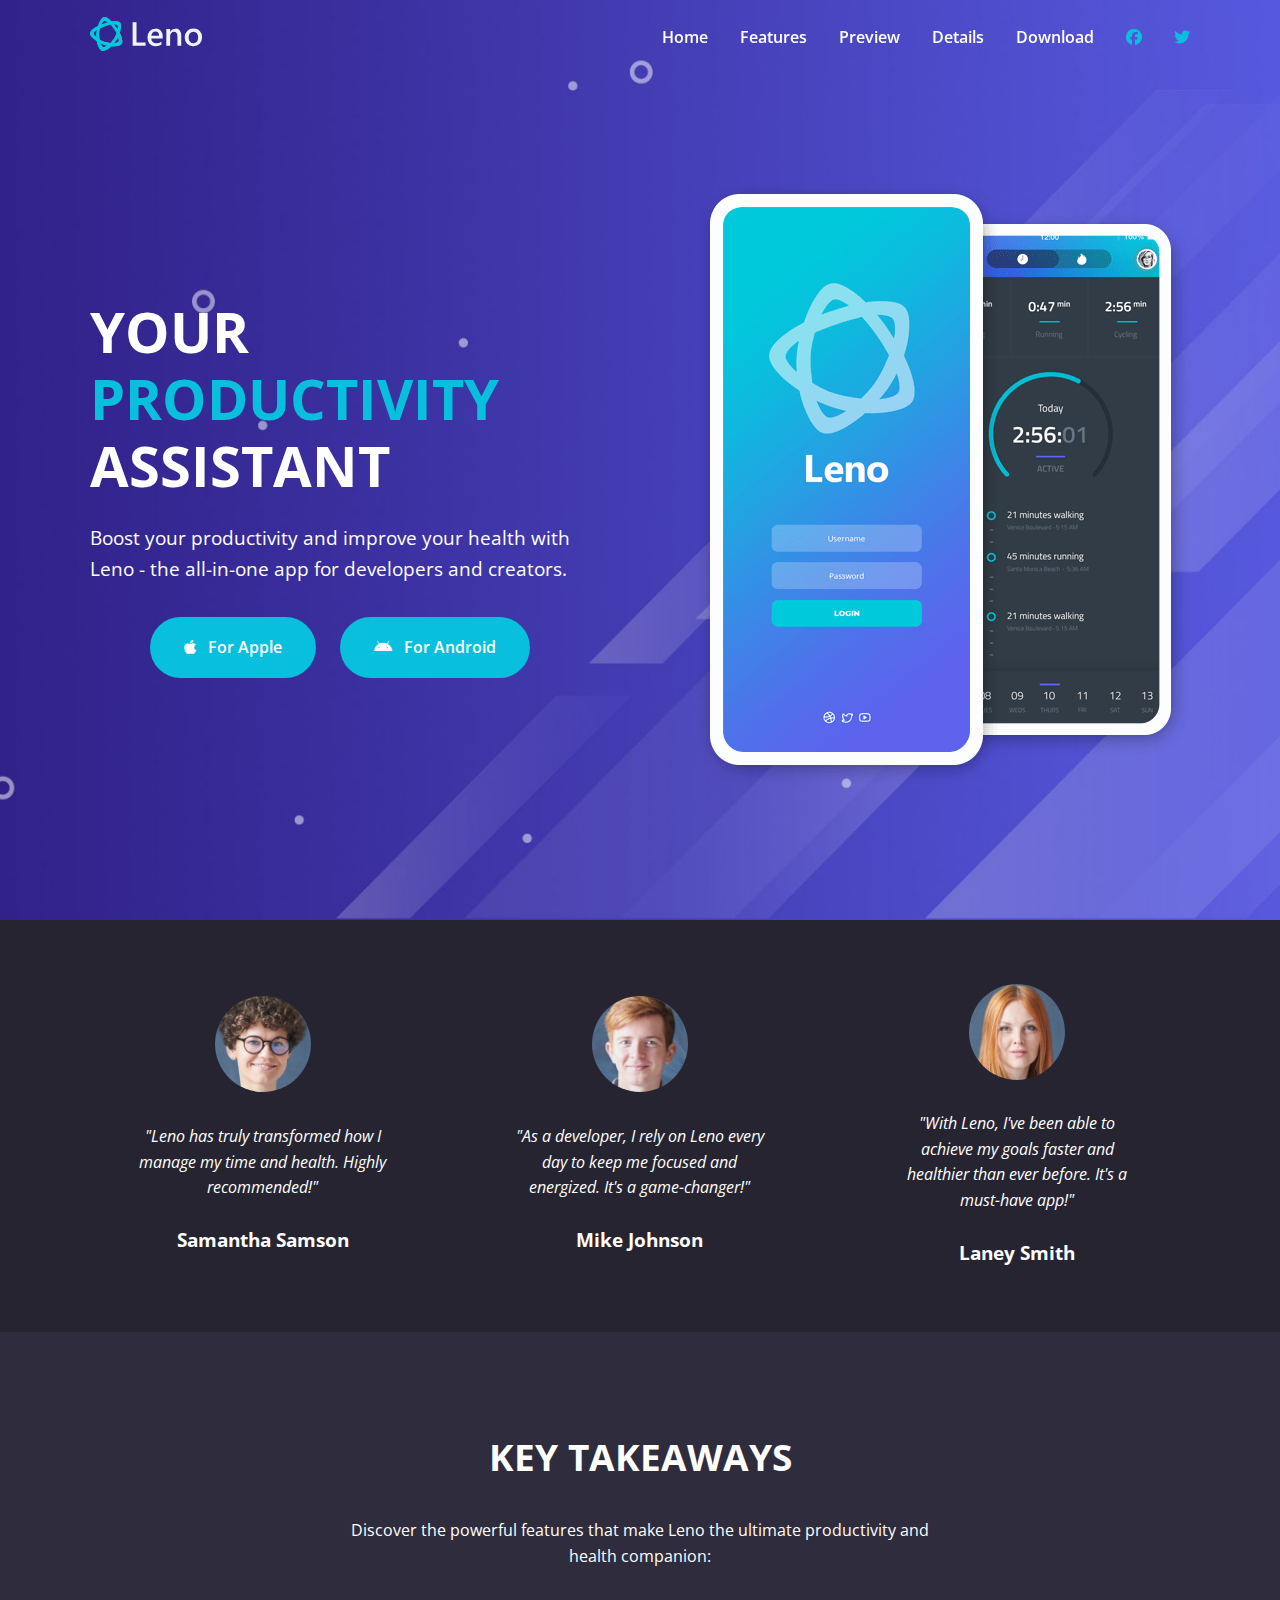
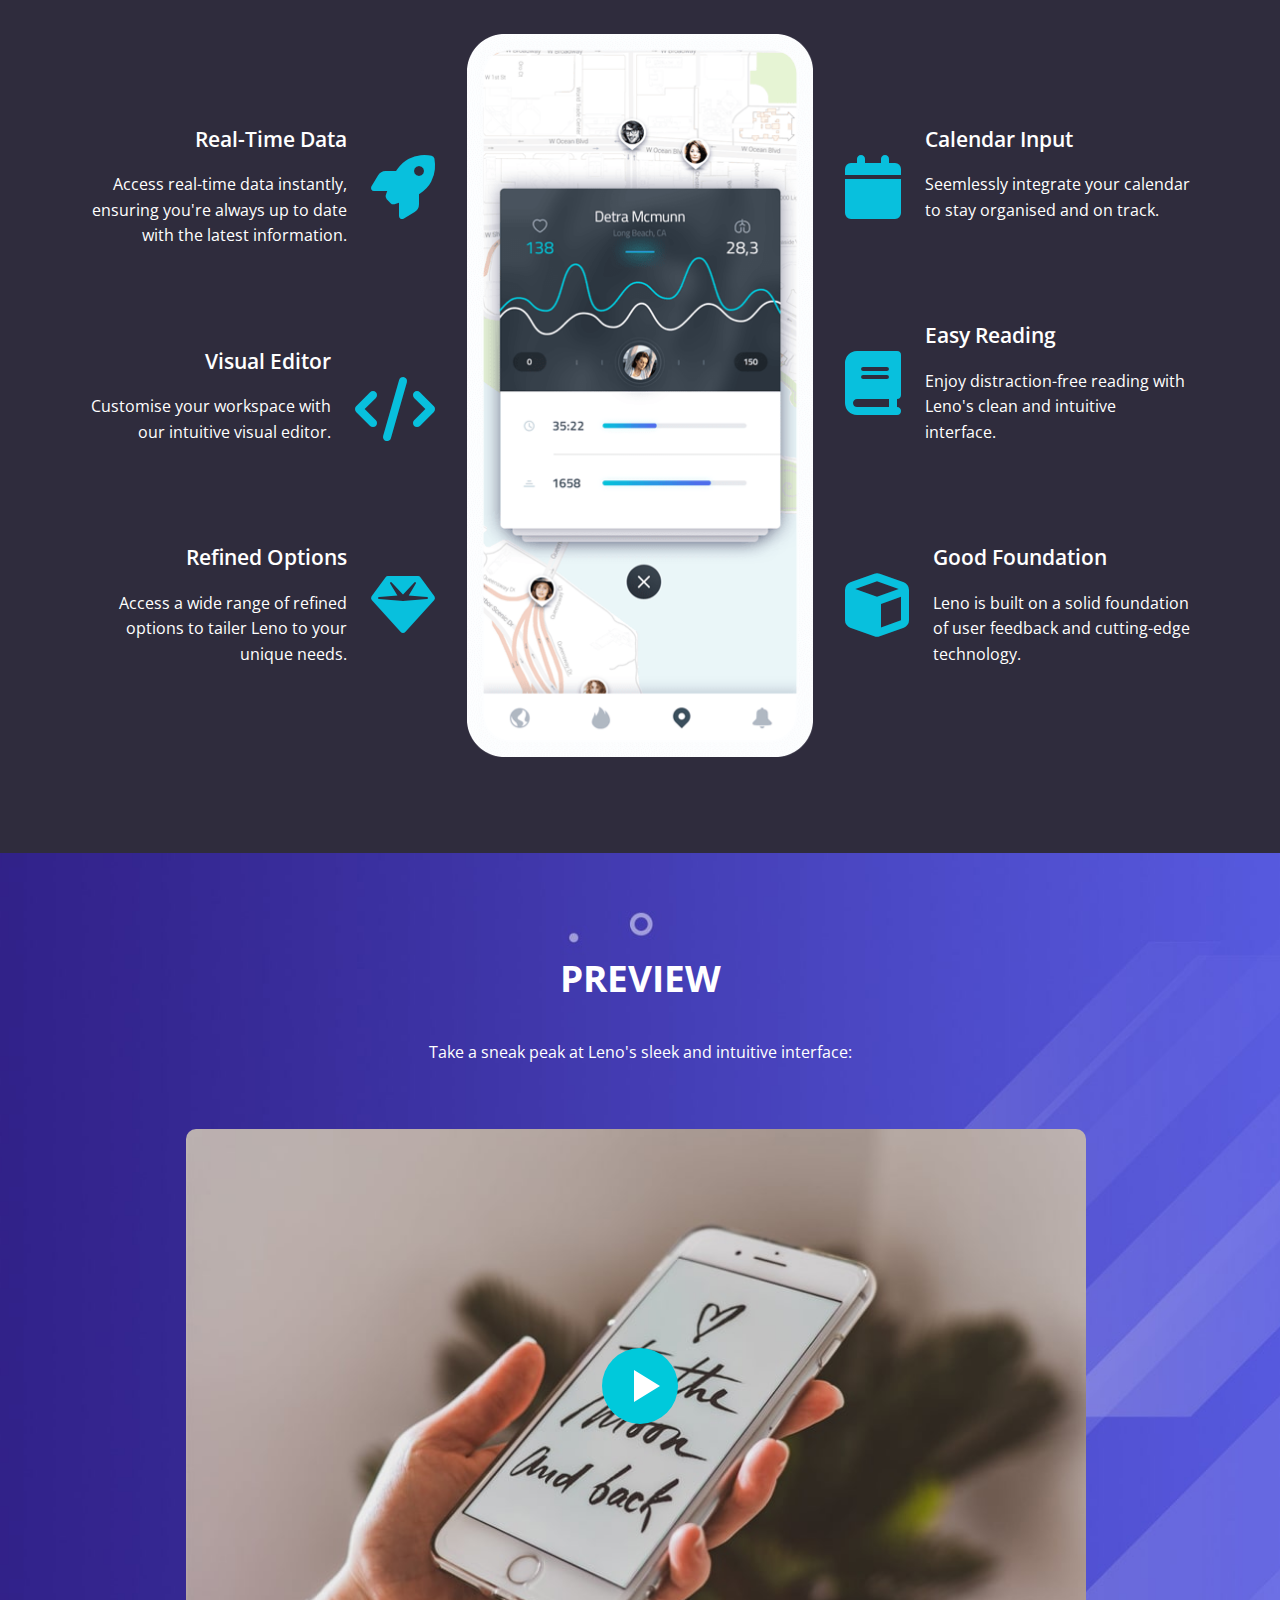
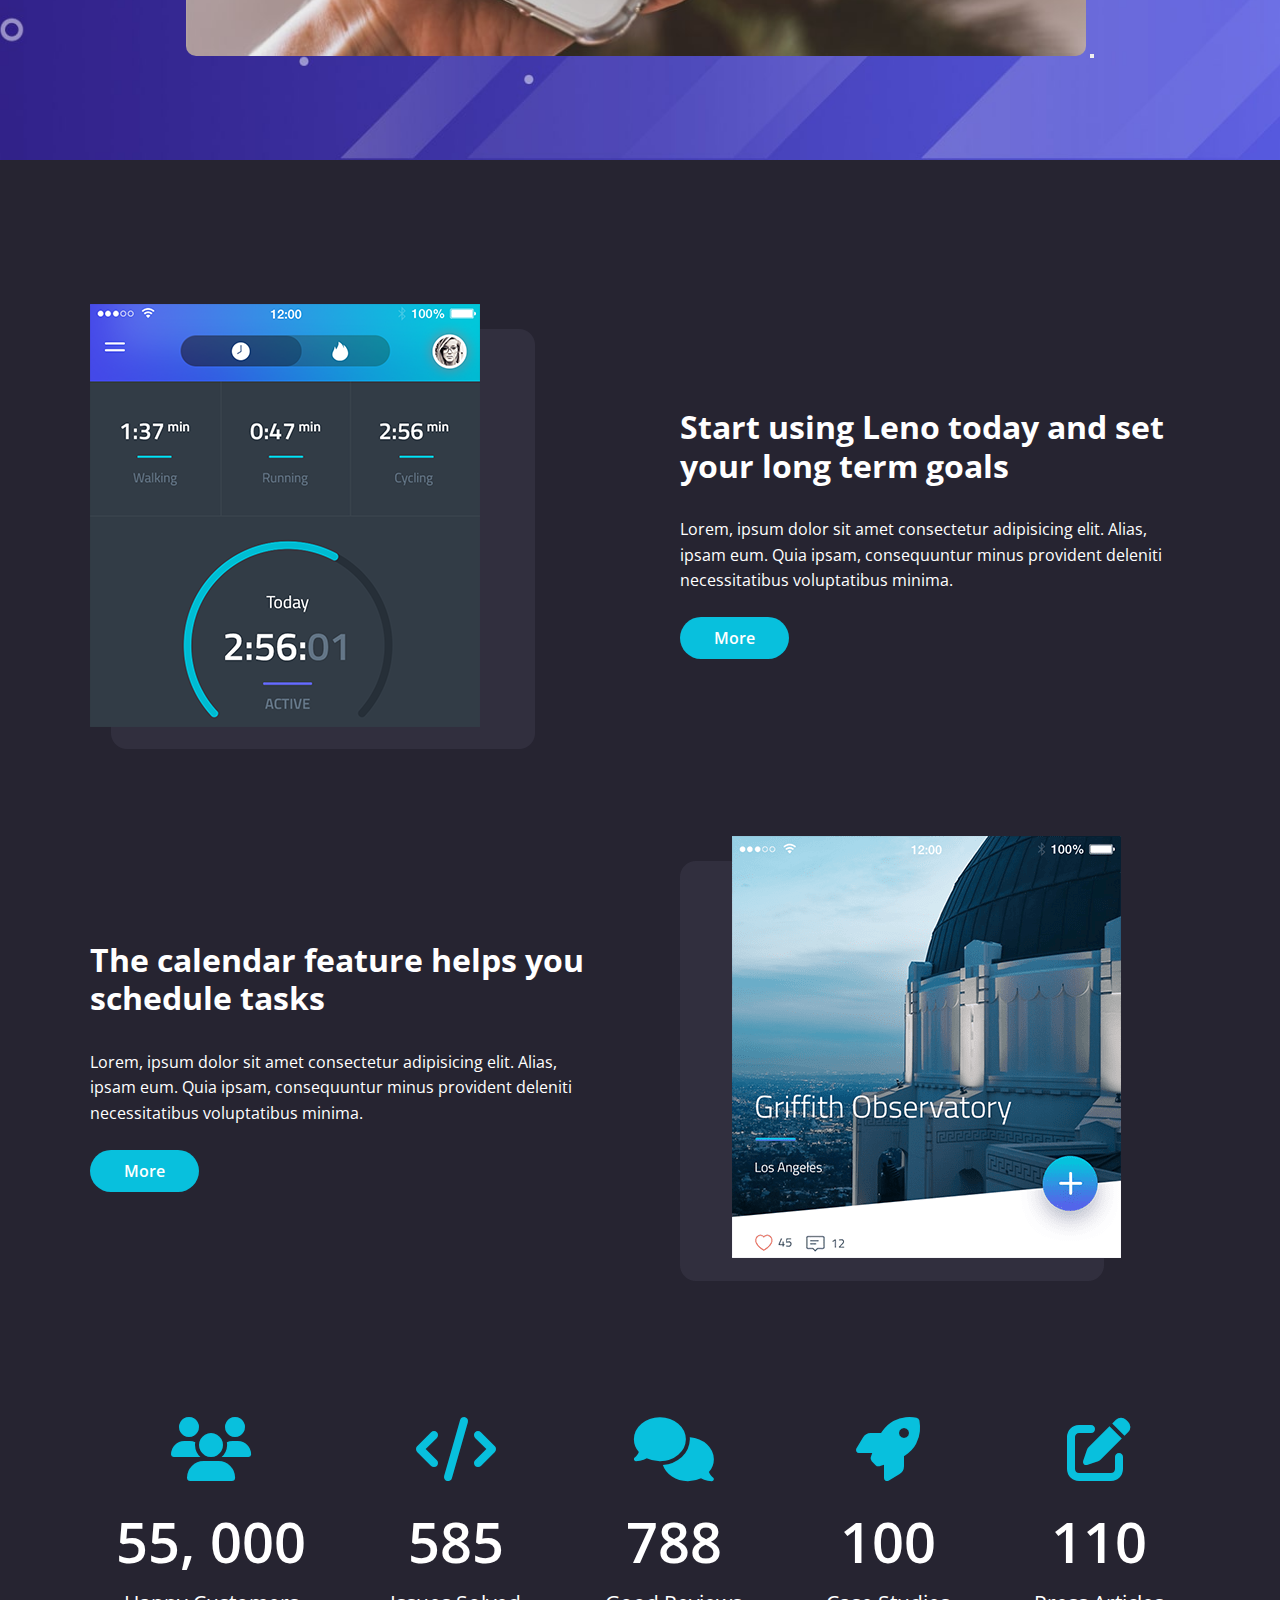
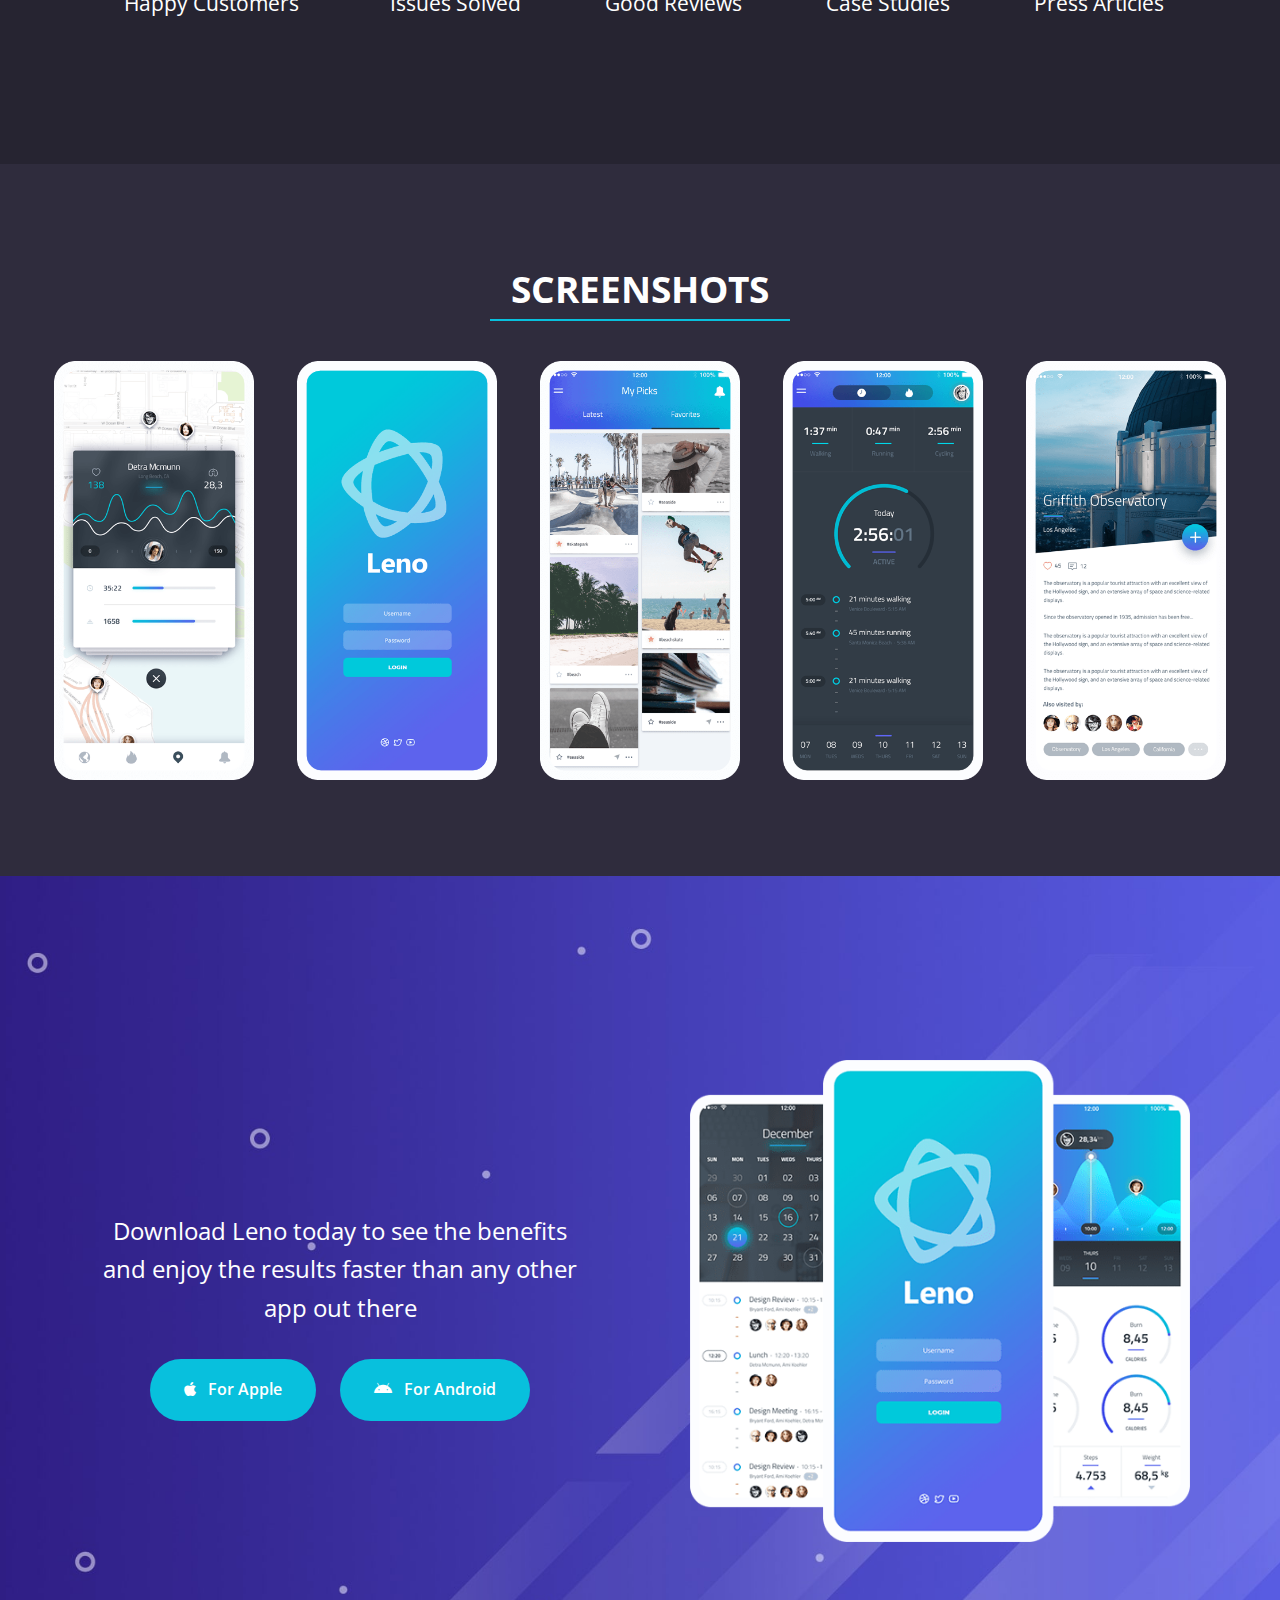
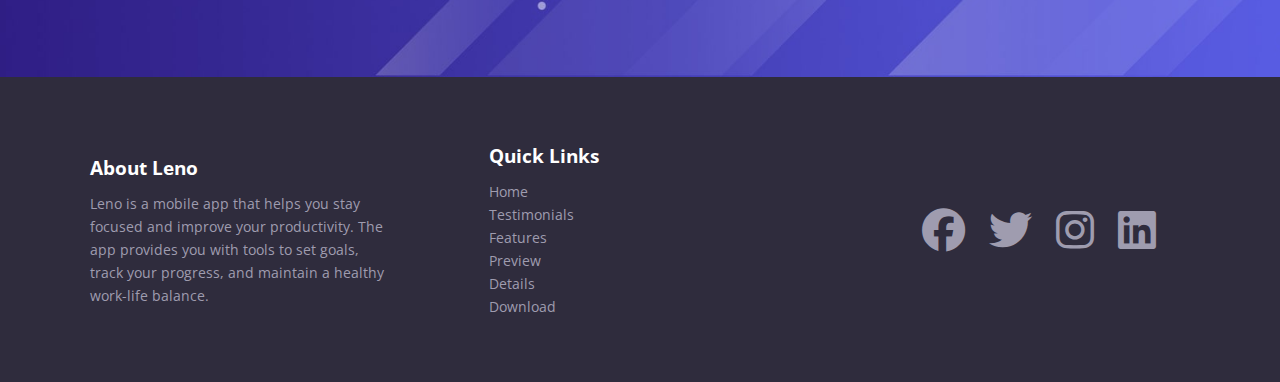
<file: index.html>
<!DOCTYPE html>
<html lang="en">
  <head>
    <meta charset="UTF-8" />
    <meta name="viewport" content="width=device-width, initial-scale=1.0" />
    <link rel="preconnect" href="https://fonts.googleapis.com" />
    <link rel="preconnect" href="https://fonts.gstatic.com" crossorigin />
    <link
      href="https://fonts.googleapis.com/css2?family=Open+Sans:ital,wght@0,300..800;1,300..800&display=swap"
      rel="stylesheet"
    />
    <link
      rel="stylesheet"
      href="https://cdnjs.cloudflare.com/ajax/libs/font-awesome/6.7.2/css/all.min.css"
      integrity="sha512-Evv84Mr4kqVGRNSgIGL/F/aIDqQb7xQ2vcrdIwxfjThSH8CSR7PBEakCr51Ck+w+/U6swU2Im1vVX0SVk9ABhg=="
      crossorigin="anonymous"
      referrerpolicy="no-referrer"
    />
    <link rel="shortcut icon" href="./images/favicon.png" type="image/x-icon" />
    <link rel="stylesheet" href="./css/styles.css" />
    <title>Leno App | Health & Productivity</title>
  </head>
  <body>
    <navbar class="navbar">
      <div class="navbar__container container">
        <div class="navbar__logo">
          <img src="./images/logo.svg" alt="Leno" />
        </div>
        <div class="navbar__menu">
          <ul class="navbar__menu-list">
            <li class="navbar__menu-item">
              <a href="index.html" class="navbar__menu-link">Home</a>
            </li>
            <li class="navbar__menu-item">
              <a href="index.html#features" class="navbar__menu-link"
                >Features</a
              >
            </li>
            <li class="navbar__menu-item">
              <a href="index.html#preview" class="navbar__menu-link">Preview</a>
            </li>
            <li class="navbar__menu-item">
              <a href="index.html#details" class="navbar__menu-link">Details</a>
            </li>
            <li class="navbar__menu-item">
              <a href="index.html#download" class="navbar__menu-link"
                >Download</a
              >
            </li>
            <li class="navbar__menu-item">
              <a href="#" class="navbar__menu-link--primary"
                ><i class="fa-brands fa-facebook"></i
              ></a>
            </li>
            <li class="navbar__menu-item">
              <a href="#" class="navbar__menu-link--primary"
                ><i class="fa-brands fa-twitter"></i
              ></a>
            </li>
          </ul>
        </div>
        <!-- Mobile Menu & Hamburger Icon -->
        <div class="navbar__mobile-menu">
          <div class="navbar__mobile-menu-toggle">
            <i class="fas fa-bars fa-2x"></i>
          </div>
          <!-- Mobile Menu Items -->
          <div class="navbar__mobile-menu-items">
            <ul class="navbar__mobile-menu-list">
              <li class="navbar__mobile-menu-item">
                <a href="index.html" class="navbar__mobile-menu-link">Home</a>
              </li>
              <li class="navbar__mobile-menu-item">
                <a href="index.html#features" class="navbar__mobile-menu-link"
                  >Features</a
                >
              </li>
              <li class="navbar__mobile-menu-item">
                <a href="index.html#preview" class="navbar__mobile-menu-link"
                  >Preview</a
                >
              </li>
              <li class="navbar__mobile-menu-item">
                <a href="index.html#details" class="navbar__mobile-menu-link"
                  >Details</a
                >
              </li>
              <li class="navbar__mobile-menu-item">
                <a href="index.html#download" class="navbar__mobile-menu-link"
                  >Download</a
                >
              </li>
              <li class="navbar__mobile-menu-item">
                <a href="#" class="navbar__mobile-menu-link--primary"
                  ><i class="fa-brands fa-facebook"></i
                ></a>
              </li>
              <li class="navbar__mobile-menu-item">
                <a href="#" class="navbar__mobile-menu-link--primary"
                  ><i class="fa-brands fa-twitter"></i
                ></a>
              </li>
            </ul>
          </div>
        </div>
      </div>
    </navbar>

    <!-- Hero -->
    <header class="hero">
      <div class="hero__container container">
        <div class="hero__content">
          <h1 class="hero__title">
            Your
            <span class="hero__title--primary">productivity</span> assistant
          </h1>
          <p class="hero__description">
            Boost your productivity and improve your health with Leno - the
            all-in-one app for developers and creators.
          </p>
          <div class="hero__buttons">
            <a href="#download" class="hero__button btn"
              ><i class="fa-brands fa-apple"></i> For Apple</a
            >
            <a href="#download" class="hero__button btn"
              ><i class="fa-brands fa-android"></i> For Android</a
            >
          </div>
        </div>
        <div class="hero__image">
          <img src="./images/header-smartphones.png" alt="Leno App" />
        </div>
      </div>
    </header>

    <!-- Testimonials -->

    <section class="testimonials" id="testimonials">
      <div class="testimonials__container container">
        <div class="testimonials__card">
          <div class="testimonials__image">
            <img src="./images/testimonial-1.jpg" alt="Testimonial 1" />
          </div>
          <div class="testimonials__card-content">
            <p class="testimonials__card-text">
              "Leno has truly transformed how I manage my time and health.
              Highly recommended!"
            </p>
            <h3 class="testimonials__card-title">Samantha Samson</h3>
          </div>
        </div>
        <div class="testimonials__card">
          <div class="testimonials__image">
            <img src="./images/testimonial-2.jpg" alt="Testimonial 2" />
          </div>
          <div class="testimonials__card-content">
            <p class="testimonials__card-text">
              "As a developer, I rely on Leno every day to keep me focused and
              energized. It's a game-changer!"
            </p>
            <h3 class="testimonials__card-title">Mike Johnson</h3>
          </div>
        </div>
        <div class="testimonials__card">
          <div class="testimonials__image">
            <img src="./images/testimonial-3.jpg" alt="Testimonial 3" />
          </div>
          <div class="testimonials__card-content">
            <p class="testimonials__card-text">
              "With Leno, I've been able to achieve my goals faster and
              healthier than ever before. It's a must-have app!"
            </p>
            <h3 class="testimonials__card-title">Laney Smith</h3>
          </div>
        </div>
      </div>
    </section>

    <!-- Features -->
    <section class="features" id="features">
      <div class="features__container container">
        <div class="features__content">
          <h2 class="features__title">Key Takeaways</h2>
          <p class="features__description">
            Discover the powerful features that make Leno the ultimate
            productivity and health companion:
          </p>
          <div class="features__grid">
            <!-- Grid Column 1 -->
            <div class="features__grid-column features__grid-column-left">
              <!-- Grid Item 1 -->
              <div class="features__grid-item">
                <div class="features__grid-item-text">
                  <h4 class="features__grid-item-text-title">Real-Time Data</h4>
                  <p class="features__grid-item-text-description">
                    Access real-time data instantly, ensuring you're always up
                    to date with the latest information.
                  </p>
                </div>
                <div class="features__grid-item-icon">
                  <i class="fas fa-rocket fa-4x"></i>
                </div>
              </div>
              <!-- Grid Item 2 -->
              <div class="features__grid-item">
                <div class="features__grid-item-text">
                  <h4 class="features__grid-item-text-title">Visual Editor</h4>
                  <p class="features__grid-item-text-description">
                    Customise your workspace with our intuitive visual editor.
                  </p>
                </div>
                <div class="features__grid-item-icon">
                  <i class="fas fa-code fa-4x"></i>
                </div>
              </div>
              <!-- Grid Item 3 -->
              <div class="features__grid-item">
                <div class="features__grid-item-text">
                  <h4 class="features__grid-item-text-title">
                    Refined Options
                  </h4>
                  <p class="features__grid-item-text-description">
                    Access a wide range of refined options to tailer Leno to
                    your unique needs.
                  </p>
                </div>
                <div class="features__grid-item-icon">
                  <i class="fas fa-gem fa-4x"></i>
                </div>
              </div>
            </div>
            <!-- Grid Column 2 -->
            <div class="features__grid-column features__grid-column-center">
              <img src="./images/features-smartphone-1.png" alt="" />
            </div>
            <!-- Grid Column 3 -->
            <div class="features__grid-column features__grid-column-right">
              <!-- Grid Item 1 -->
              <div class="features__grid-item">
                <div class="features__grid-item-text">
                  <h4 class="features__grid-item-text-title">Calendar Input</h4>
                  <p class="features__grid-item-text-description">
                    Seemlessly integrate your calendar to stay organised and on
                    track.
                  </p>
                </div>
                <div class="features__grid-item-icon">
                  <i class="fas fa-calendar fa-4x"></i>
                </div>
              </div>
              <!-- Grid Item 2 -->
              <div class="features__grid-item">
                <div class="features__grid-item-text">
                  <h4 class="features__grid-item-text-title">Easy Reading</h4>
                  <p class="features__grid-item-text-description">
                    Enjoy distraction-free reading with Leno's clean and
                    intuitive interface.
                  </p>
                </div>
                <div class="features__grid-item-icon">
                  <i class="fas fa-book fa-4x"></i>
                </div>
              </div>
              <!-- Grid Item 3 -->
              <div class="features__grid-item">
                <div class="features__grid-item-text">
                  <h4 class="features__grid-item-text-title">
                    Good Foundation
                  </h4>
                  <p class="features__grid-item-text-description">
                    Leno is built on a solid foundation of user feedback and
                    cutting-edge technology.
                  </p>
                </div>
                <div class="features__grid-item-icon">
                  <i class="fas fa-cube fa-4x"></i>
                </div>
              </div>
            </div>
          </div>
        </div>
      </div>
    </section>

    <!-- Modal -->
    <div class="modal" id="videoModal">
      <div class="modal__content">
        <span class="modal__close-button">&times;</span>
        <iframe
          src=""
          frameborder="0"
          id="videoPlayer"
          width="560"
          height="315"
          allowfullscreen
        ></iframe>
      </div>
    </div>

    <!-- Preview -->
    <section class="preview" id="preview">
      <div class="preview__container container">
        <div class="preview__content">
          <h2 class="preview__title">Preview</h2>
          <p class="preview__description">
            Take a sneak peak at Leno's sleek and intuitive interface:
          </p>
          <div class="preview__image-container">
            <div class="preview__video-wrapper">
              <img src="./images/video-frame.jpg" alt="preview" />
              <button class="preview__video-button">
                <span class="preview__video-play-button">
                  <span></span>
                </span>
              </button>
            </div>
          </div>
        </div>
      </div>
    </section>

    <!-- Details -->
    <section class="details" id="details">
      <div class="details__container container">
        <div class="details__grid">
          <!-- Grid Item 1 -->
          <div class="details__grid-image">
            <img src="./images/details-1.png" alt="Leno App" />
          </div>
          <!-- Grid Item 2 -->
          <div class="details__grid-content">
            <h3 class="details__grid-heading">
              Start using Leno today and set your long term goals
            </h3>
            <p class="details__grid-description">
              Lorem, ipsum dolor sit amet consectetur adipisicing elit. Alias,
              ipsam eum. Quia ipsam, consequuntur minus provident deleniti
              necessitatibus voluptatibus minima.
            </p>
            <a href="details.html" class="details__grid-button btn">More</a>
          </div>
          <!-- Grid Item 3 -->
          <div class="details__grid-content">
            <h3 class="details__grid-heading">
              The calendar feature helps you schedule tasks
            </h3>
            <p class="details__grid-description">
              Lorem, ipsum dolor sit amet consectetur adipisicing elit. Alias,
              ipsam eum. Quia ipsam, consequuntur minus provident deleniti
              necessitatibus voluptatibus minima.
            </p>
            <a href="details.html" class="details__grid-button btn">More</a>
          </div>
          <!-- Grid Item 4 -->

          <div class="details__grid-image">
            <img src="./images/details-2.png" alt="Leno App" />
          </div>
        </div>
        <!-- Icons -->
        <div class="details__icons">
          <div class="details__icons-item">
            <i class="fas fa-users fa-4x"></i>
            <div class="details__icons-amount">55, 000</div>
            <h4 class="details__icons-title">Happy Customers</h4>
          </div>
          <div class="details__icons-item">
            <i class="fas fa-code fa-4x"></i>
            <div class="details__icons-amount">585</div>
            <h4 class="details__icons-title">Issues Solved</h4>
          </div>
          <div class="details__icons-item">
            <i class="fas fa-comments fa-4x"></i>
            <div class="details__icons-amount">788</div>
            <h4 class="details__icons-title">Good Reviews</h4>
          </div>
          <div class="details__icons-item">
            <i class="fas fa-rocket fa-4x"></i>
            <div class="details__icons-amount">100</div>
            <h4 class="details__icons-title">Case Studies</h4>
          </div>
          <div class="details__icons-item">
            <i class="fas fa-edit fa-4x"></i>
            <div class="details__icons-amount">110</div>
            <h4 class="details__icons-title">Press Articles</h4>
          </div>
        </div>
      </div>
    </section>

    <!-- Screenshots -->
    <section class="screenshots" id="screenshots">
      <div class="screenshots__container container">
        <div class="screenshots__content">
          <h2 class="screenshots__title">Screenshots</h2>
          <div class="screenshots__images">
            <img src="./images/screenshot-1.png" alt="Screenshot" />
            <img src="./images/screenshot-2.png" alt="Screenshot" />
            <img src="./images/screenshot-3.png" alt="Screenshot" />
            <img src="./images/screenshot-4.png" alt="Screenshot" />
            <img src="./images/screenshot-5.png" alt="Screenshot" />
          </div>
        </div>
      </div>
    </section>

    <!-- Download -->
    <section class="download" id="download">
      <div class="download__container container">
        <div class="download__content">
          <p class="download__description">
            Download Leno today to see the benefits and enjoy the results faster
            than any other app out there
          </p>
          <div class="download__buttons">
            <a href="details.html" class="download__button btn">
              <i class="fa-brands fa-apple"></i> For Apple
            </a>
            <a href="details.html" class="download__button btn">
              <i class="fa-brands fa-android"></i> For Android
            </a>
          </div>
        </div>
        <div class="download__image">
          <img src="./images/download.png" alt="Download" />
        </div>
      </div>
    </section>

    <!-- Footer -->
    <footer class="footer">
      <div class="footer__container container">
        <div class="footer__about">
          <h4 class="footer__title">About Leno</h4>
          <p class="footer__description">
            Leno is a mobile app that helps you stay focused and improve your
            productivity. The app provides you with tools to set goals, track
            your progress, and maintain a healthy work-life balance.
          </p>
        </div>
        <div class="footer__links">
          <h4 class="footer__title">Quick Links</h4>
          <ul class="footer__links-list">
            <li class="footer__links-item">
              <a href="index.html" class="footer__links-link">Home</a>
            </li>
            <li class="footer__links-item">
              <a href="index.html#testimonials" class="footer__links-link"
                >Testimonials</a
              >
            </li>
            <li class="footer__links-item">
              <a href="index.html#features" class="footer__links-link"
                >Features</a
              >
            </li>
            <li class="footer__links-item">
              <a href="index.html#preview" class="footer__links-link"
                >Preview</a
              >
            </li>
            <li class="footer__links-item">
              <a href="index.html#details" class="footer__links-link"
                >Details</a
              >
            </li>
            <li class="footer__links-item">
              <a href="index.html#download" class="footer__links-link"
                >Download</a
              >
            </li>
          </ul>
        </div>

        <div class="footer__social">
          <a href="#" class="footer__social-link">
            <i class="fa-brands fa-facebook fa-3x"></i>
          </a>
          <a href="#" class="footer__social-link">
            <i class="fa-brands fa-twitter fa-3x"></i>
          </a>
          <a href="#" class="footer__social-link">
            <i class="fa-brands fa-instagram fa-3x"></i>
          </a>
          <a href="#" class="footer__social-link">
            <i class="fa-brands fa-linkedin fa-3x"></i>
          </a>
        </div>
      </div>
    </footer>

    <script src="./js/script.js"></script>
  </body>
</html>
</file>
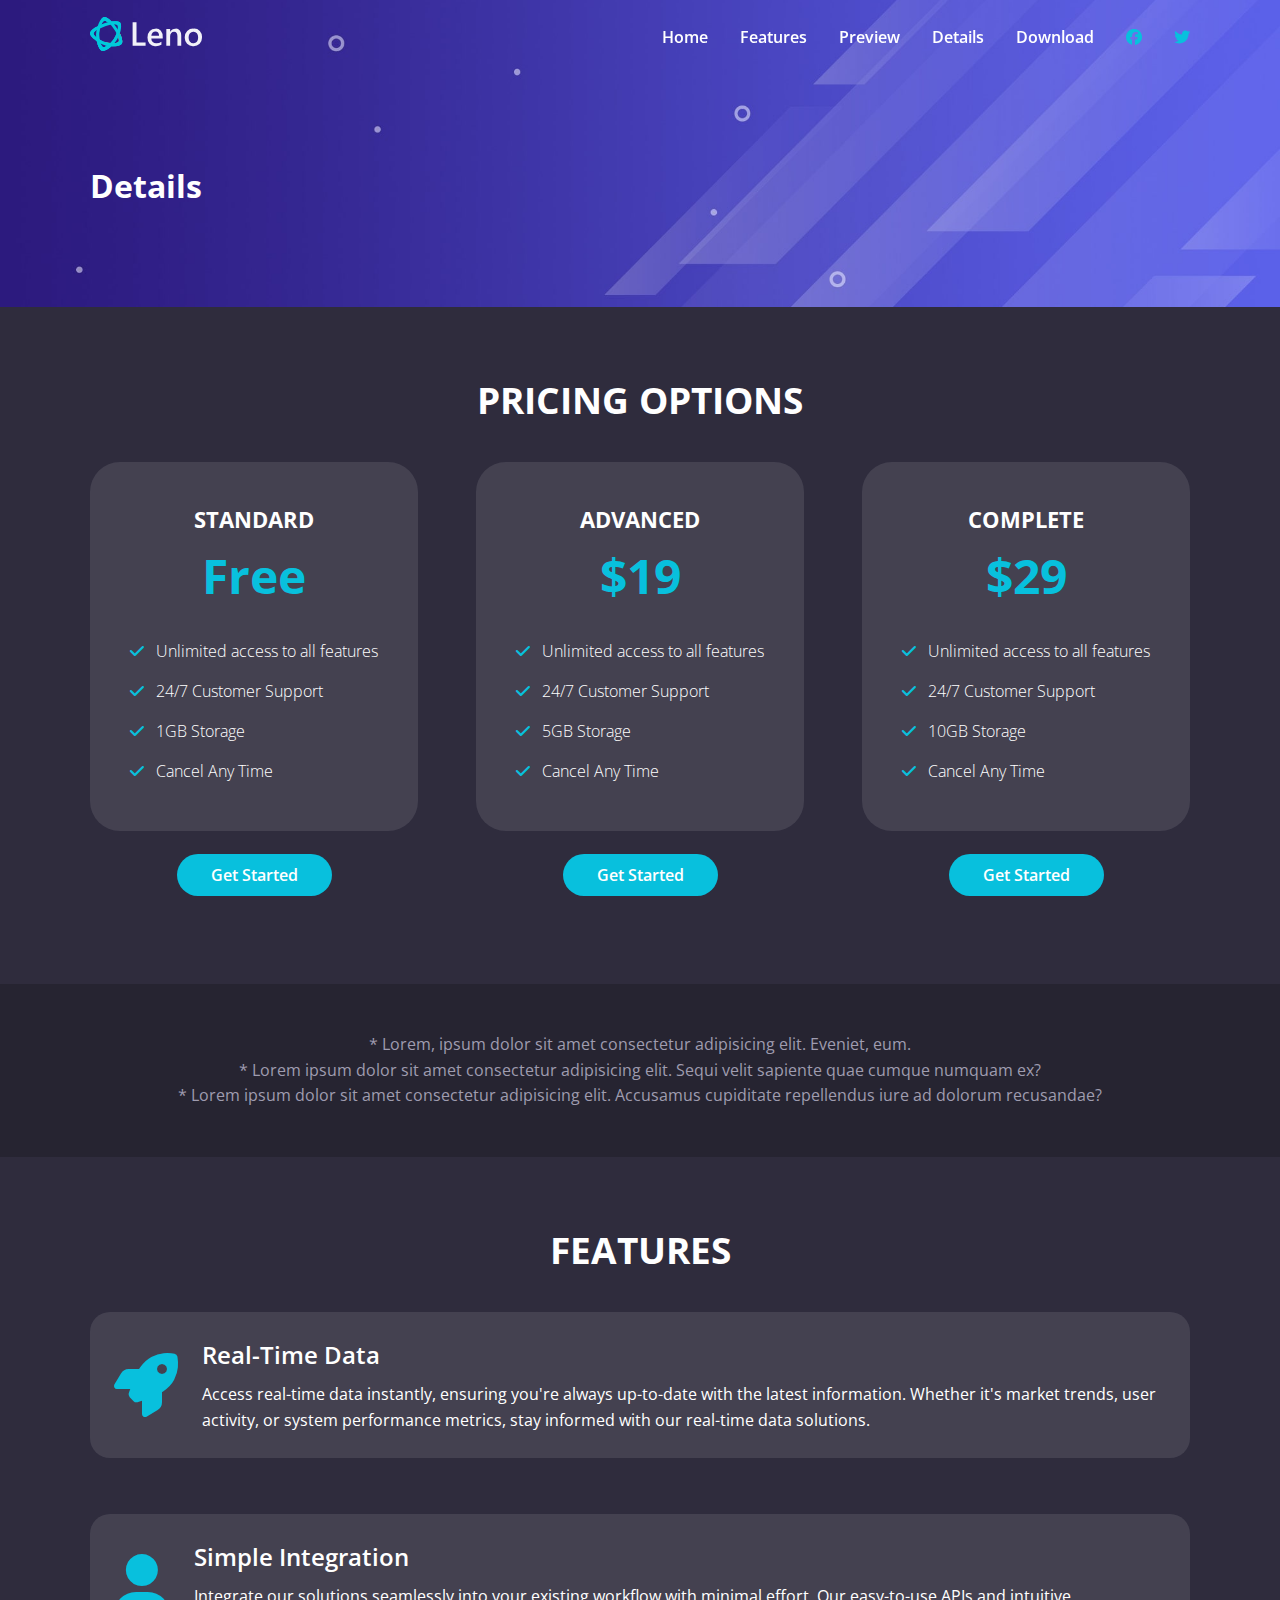
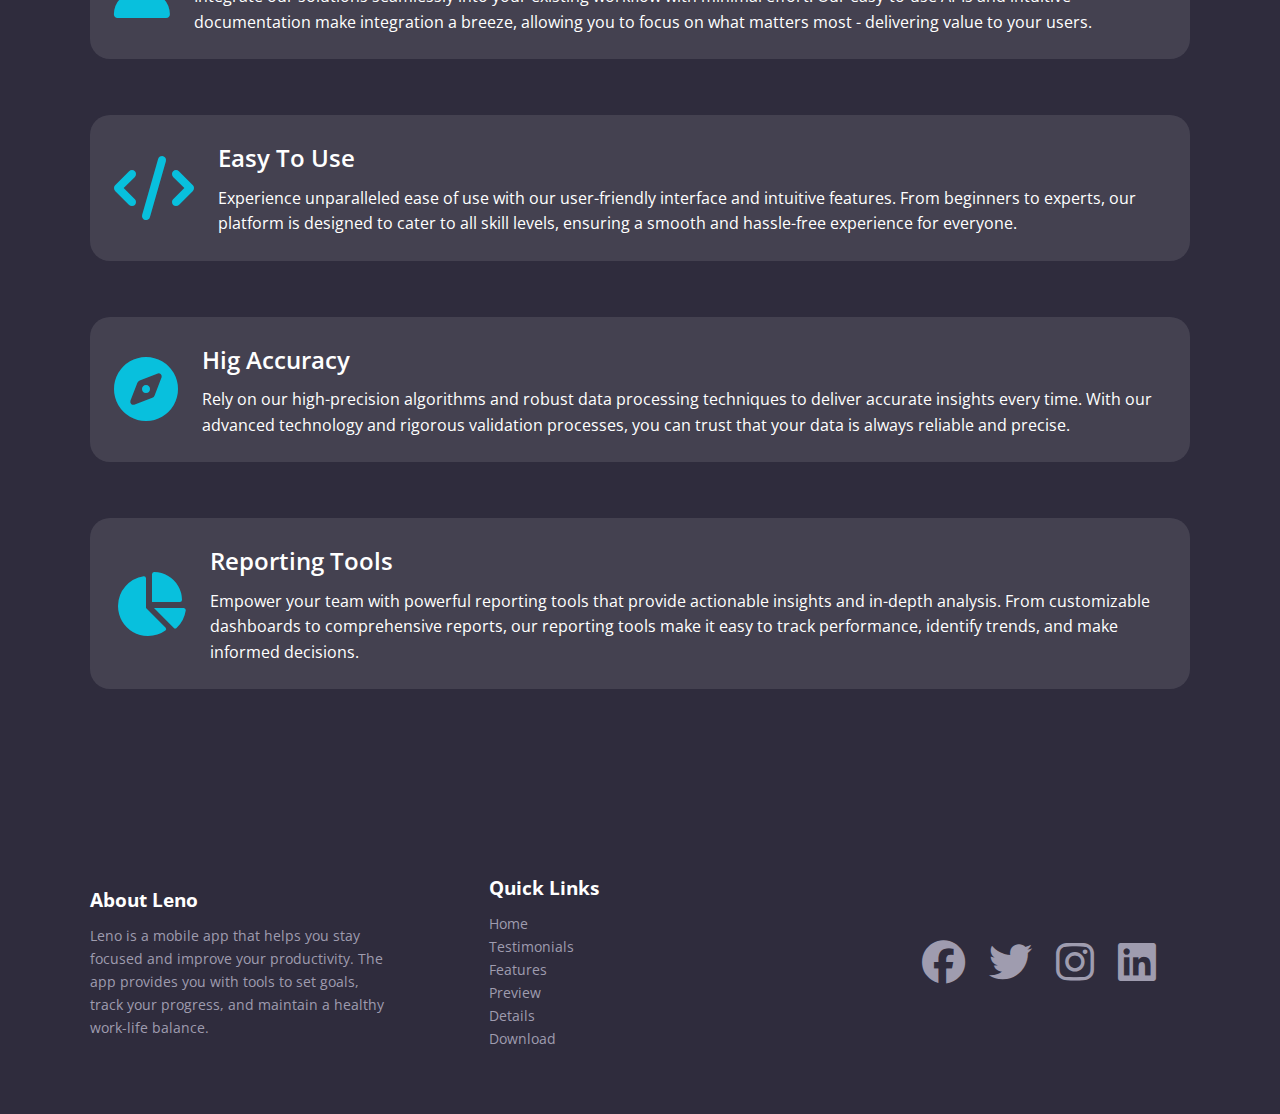
<file: details.html>
<!DOCTYPE html>
<html lang="en">
  <head>
    <meta charset="UTF-8" />
    <meta name="viewport" content="width=device-width, initial-scale=1.0" />
    <link rel="preconnect" href="https://fonts.googleapis.com" />
    <link rel="preconnect" href="https://fonts.gstatic.com" crossorigin />
    <link
      href="https://fonts.googleapis.com/css2?family=Open+Sans:ital,wght@0,300..800;1,300..800&display=swap"
      rel="stylesheet"
    />
    <link
      rel="stylesheet"
      href="https://cdnjs.cloudflare.com/ajax/libs/font-awesome/6.7.2/css/all.min.css"
      integrity="sha512-Evv84Mr4kqVGRNSgIGL/F/aIDqQb7xQ2vcrdIwxfjThSH8CSR7PBEakCr51Ck+w+/U6swU2Im1vVX0SVk9ABhg=="
      crossorigin="anonymous"
      referrerpolicy="no-referrer"
    />
    <link rel="shortcut icon" href="./images/favicon.png" type="image/x-icon" />
    <link rel="stylesheet" href="./css/styles.css" />
    <title>Leno App | Health & Productivity</title>
  </head>
  <body>
    <navbar class="navbar">
      <div class="navbar__container container">
        <div class="navbar__logo">
          <img src="./images/logo.svg" alt="Leno" />
        </div>
        <div class="navbar__menu">
          <ul class="navbar__menu-list">
            <li class="navbar__menu-item">
              <a href="index.html" class="navbar__menu-link">Home</a>
            </li>
            <li class="navbar__menu-item">
              <a href="index.html#features" class="navbar__menu-link"
                >Features</a
              >
            </li>
            <li class="navbar__menu-item">
              <a href="index.html#preview" class="navbar__menu-link">Preview</a>
            </li>
            <li class="navbar__menu-item">
              <a href="index.html#details" class="navbar__menu-link">Details</a>
            </li>
            <li class="navbar__menu-item">
              <a href="index.html#download" class="navbar__menu-link"
                >Download</a
              >
            </li>
            <li class="navbar__menu-item">
              <a href="#" class="navbar__menu-link--primary"
                ><i class="fa-brands fa-facebook"></i
              ></a>
            </li>
            <li class="navbar__menu-item">
              <a href="#" class="navbar__menu-link--primary"
                ><i class="fa-brands fa-twitter"></i
              ></a>
            </li>
          </ul>
        </div>
        <!-- Mobile Menu & Hamburger Icon -->
        <div class="navbar__mobile-menu">
          <div class="navbar__mobile-menu-toggle">
            <i class="fas fa-bars fa-2x"></i>
          </div>
          <!-- Mobile Menu Items -->
          <div class="navbar__mobile-menu-items">
            <ul class="navbar__mobile-menu-list">
              <li class="navbar__mobile-menu-item">
                <a href="index.html" class="navbar__mobile-menu-link">Home</a>
              </li>
              <li class="navbar__mobile-menu-item">
                <a href="index.html#features" class="navbar__mobile-menu-link"
                  >Features</a
                >
              </li>
              <li class="navbar__mobile-menu-item">
                <a href="index.html#preview" class="navbar__mobile-menu-link"
                  >Preview</a
                >
              </li>
              <li class="navbar__mobile-menu-item">
                <a href="index.html#details" class="navbar__mobile-menu-link"
                  >Details</a
                >
              </li>
              <li class="navbar__mobile-menu-item">
                <a href="index.html#download" class="navbar__mobile-menu-link"
                  >Download</a
                >
              </li>
              <li class="navbar__mobile-menu-item">
                <a href="#" class="navbar__mobile-menu-link--primary"
                  ><i class="fa-brands fa-facebook"></i
                ></a>
              </li>
              <li class="navbar__mobile-menu-item">
                <a href="#" class="navbar__mobile-menu-link--primary"
                  ><i class="fa-brands fa-twitter"></i
                ></a>
              </li>
            </ul>
          </div>
        </div>
      </div>
    </navbar>

    <!-- Inner Header -->
    <header class="inner-header">
      <div class="inner-header__container container">
        <h1 class="inner-header__title">Details</h1>
      </div>
    </header>

    <!-- Pricing -->
    <section class="pricing">
      <div class="pricing__container container">
        <h2 class="pricing__title">Pricing Options</h2>
        <div class="pricing__cards">
          <!-- Card 1 -->
          <div class="pricing__card">
            <div class="pricing__card-box">
              <h4 class="pricing__card-title">Standard</h4>
              <h3 class="pricing__card-price">Free</h3>
              <div class="pricing__card-body">
                <ul class="pricing__card-list">
                  <li class="pricing__card-item">
                    <i class="fas fa-check"></i> Unlimited access to all
                    features
                  </li>
                  <li class="pricing__card-item">
                    <i class="fas fa-check"></i> 24/7 Customer Support
                  </li>
                  <li class="pricing__card-item">
                    <i class="fas fa-check"></i> 1GB Storage
                  </li>
                  <li class="pricing__card-item">
                    <i class="fas fa-check"></i> Cancel Any Time
                  </li>
                </ul>
              </div>
            </div>
            <a href="#" class="pricing__card-button btn">Get Started</a>
          </div>
          <!-- Card 2 -->
          <div class="pricing__card">
            <div class="pricing__card-box">
              <h4 class="pricing__card-title">Advanced</h4>
              <h3 class="pricing__card-price">$19</h3>
              <div class="pricing__card-body">
                <ul class="pricing__card-list">
                  <li class="pricing__card-item">
                    <i class="fas fa-check"></i> Unlimited access to all
                    features
                  </li>
                  <li class="pricing__card-item">
                    <i class="fas fa-check"></i> 24/7 Customer Support
                  </li>
                  <li class="pricing__card-item">
                    <i class="fas fa-check"></i> 5GB Storage
                  </li>
                  <li class="pricing__card-item">
                    <i class="fas fa-check"></i> Cancel Any Time
                  </li>
                </ul>
              </div>
            </div>
            <a href="#" class="pricing__card-button btn">Get Started</a>
          </div>
          <!-- Card 3 -->
          <div class="pricing__card">
            <div class="pricing__card-box">
              <h4 class="pricing__card-title">Complete</h4>
              <h3 class="pricing__card-price">$29</h3>
              <div class="pricing__card-body">
                <ul class="pricing__card-list">
                  <li class="pricing__card-item">
                    <i class="fas fa-check"></i> Unlimited access to all
                    features
                  </li>
                  <li class="pricing__card-item">
                    <i class="fas fa-check"></i> 24/7 Customer Support
                  </li>
                  <li class="pricing__card-item">
                    <i class="fas fa-check"></i> 10GB Storage
                  </li>
                  <li class="pricing__card-item">
                    <i class="fas fa-check"></i> Cancel Any Time
                  </li>
                </ul>
              </div>
            </div>
            <a href="#" class="pricing__card-button btn">Get Started</a>
          </div>
        </div>
      </div>
    </section>

    <!-- Pricing Notes -->
    <section class="pricing-notes">
      <div class="pricing-notes__container container">
        <p class="pricing-notes__text">
          * Lorem, ipsum dolor sit amet consectetur adipisicing elit. Eveniet,
          eum.
        </p>
        <p class="pricing-notes__text">
          * Lorem ipsum dolor sit amet consectetur adipisicing elit. Sequi velit
          sapiente quae cumque numquam ex?
        </p>
        <p class="pricing-notes__text">
          * Lorem ipsum dolor sit amet consectetur adipisicing elit. Accusamus
          cupiditate repellendus iure ad dolorum recusandae?
        </p>
      </div>
    </section>

    <!-- Details Features -->
    <section class="details-features">
      <div class="details-features__container container">
        <h2 class="details-features__title">Features</h2>
        <div class="details_features__list">
          <!-- Item 1 -->
          <div class="details-features__list-item">
            <i class="fas fa-rocket fa-4x"></i>
            <div class="details-features__list-text">
              <h3 class="details-features__list-title">Real-Time Data</h3>
              <p class="details-features__list-description">
                Access real-time data instantly, ensuring you're always
                up-to-date with the latest information. Whether it's market
                trends, user activity, or system performance metrics, stay
                informed with our real-time data solutions.
              </p>
            </div>
          </div>
          <!-- Item 2 -->
          <div class="details-features__list-item">
            <i class="fas fa-user fa-4x"></i>
            <div class="details-features__list-text">
              <h3 class="details-features__list-title">Simple Integration</h3>
              <p class="details-features__list-description">
                Integrate our solutions seamlessly into your existing workflow
                with minimal effort. Our easy-to-use APIs and intuitive
                documentation make integration a breeze, allowing you to focus
                on what matters most - delivering value to your users.
              </p>
            </div>
          </div>
          <!-- Item 3 -->
          <div class="details-features__list-item">
            <i class="fas fa-code fa-4x"></i>
            <div class="details-features__list-text">
              <h3 class="details-features__list-title">Easy To Use</h3>
              <p class="details-features__list-description">
                Experience unparalleled ease of use with our user-friendly
                interface and intuitive features. From beginners to experts, our
                platform is designed to cater to all skill levels, ensuring a
                smooth and hassle-free experience for everyone.
              </p>
            </div>
          </div>
          <!-- Item 4 -->
          <div class="details-features__list-item">
            <i class="fas fa-compass fa-4x"></i>
            <div class="details-features__list-text">
              <h3 class="details-features__list-title">Hig Accuracy</h3>
              <p class="details-features__list-description">
                Rely on our high-precision algorithms and robust data processing
                techniques to deliver accurate insights every time. With our
                advanced technology and rigorous validation processes, you can
                trust that your data is always reliable and precise.
              </p>
            </div>
          </div>
          <!-- Item 5 -->
          <div class="details-features__list-item">
            <i class="fas fa-chart-pie fa-4x"></i>
            <div class="details-features__list-text">
              <h3 class="details-features__list-title">Reporting Tools</h3>
              <p class="details-features__list-description">
                Empower your team with powerful reporting tools that provide
                actionable insights and in-depth analysis. From customizable
                dashboards to comprehensive reports, our reporting tools make it
                easy to track performance, identify trends, and make informed
                decisions.
              </p>
            </div>
          </div>
        </div>
      </div>
    </section>

    <!-- Footer -->
    <footer class="footer">
      <div class="footer__container container">
        <div class="footer__about">
          <h4 class="footer__title">About Leno</h4>
          <p class="footer__description">
            Leno is a mobile app that helps you stay focused and improve your
            productivity. The app provides you with tools to set goals, track
            your progress, and maintain a healthy work-life balance.
          </p>
        </div>
        <div class="footer__links">
          <h4 class="footer__title">Quick Links</h4>
          <ul class="footer__links-list">
            <li class="footer__links-item">
              <a href="index.html" class="footer__links-link">Home</a>
            </li>
            <li class="footer__links-item">
              <a href="index.html#testimonials" class="footer__links-link"
                >Testimonials</a
              >
            </li>
            <li class="footer__links-item">
              <a href="index.html#features" class="footer__links-link"
                >Features</a
              >
            </li>
            <li class="footer__links-item">
              <a href="index.html#preview" class="footer__links-link"
                >Preview</a
              >
            </li>
            <li class="footer__links-item">
              <a href="index.html#details" class="footer__links-link"
                >Details</a
              >
            </li>
            <li class="footer__links-item">
              <a href="index.html#download" class="footer__links-link"
                >Download</a
              >
            </li>
          </ul>
        </div>

        <div class="footer__social">
          <a href="#" class="footer__social-link">
            <i class="fa-brands fa-facebook fa-3x"></i>
          </a>
          <a href="#" class="footer__social-link">
            <i class="fa-brands fa-twitter fa-3x"></i>
          </a>
          <a href="#" class="footer__social-link">
            <i class="fa-brands fa-instagram fa-3x"></i>
          </a>
          <a href="#" class="footer__social-link">
            <i class="fa-brands fa-linkedin fa-3x"></i>
          </a>
        </div>
      </div>
    </footer>

    <script src="./js/script.js"></script>
  </body>
</html>
</file>
<file: css/styles.css>
*,
*::after,
*::before {
  margin: 0;
  padding: 0;
  box-sizing: border-box;
}

:root {
  --primary-color: #08c0dd;
  --secondary-color: #262431;
  --tertiary-color: #2f2c3d;
}

html,
body {
  font-family: 'Open Sans', sans-serif;
  background: var(--secondary-color);
  color: #fff;
  line-height: 1.6;
  scroll-behavior: smooth;
}

a {
  color: #fff;
  text-decoration: none;
}

ul {
  list-style: none;
}

img {
  max-width: 100%;
}

.container {
  max-width: 1100px;
  margin: 0 auto;
}

.btn {
  padding: 0.5rem 2rem;
  background-color: var(--primary-color);
  border: 2px solid transparent;
  color: #fff;
  font-weight: 600;
  border-radius: 50px;
  transition: background-color 0.3s ease;
}

.btn:hover {
  background-color: var(--secondary-color);
  border-color: var(--primary-color);
}

/* Navbar */
.navbar {
  padding: 1rem 2rem;
  position: fixed;
  top: 0;
  right: 0;
  left: 0;
  z-index: 1000;
  background-color: transparent;
  transition: background-color 0.3s ease-in-out;
}

.navbar.navbar--scroll {
  background-color: rgba(38, 36, 49, 0.8);
  backdrop-filter: blur(10px);
}

.navbar__container {
  display: flex;
  justify-content: space-between;
  align-items: center;
}

.navbar__logo img {
  width: 112px;
  height: 36px;
}

.navbar__menu-list {
  display: flex;
  align-items: center;
  gap: 2rem;
  font-weight: 600;
}

.navbar__menu-link:hover,
.navbar__mobile-menu_link:hover {
  color: var(--primary-color);
}

.navbar__menu-link--primary,
.navbar__mobile-menu-link--primary {
  color: var(--primary-color);
}

.navbar__menu-link--primary:hover,
.navbar__mobile-menu-link--primary:hover {
  color: #fff;
}

/* Mobile Menu */
.navbar__mobile-menu {
  display: none;
  cursor: pointer;
}

.navbar__mobile-menu-items {
  position: absolute;
  top: 100%;
  left: 0;
  width: 100%;
  background: var(--secondary-color);
  opacity: 0.95;
  padding: 3rem 2rem;
  text-align: center;
  box-shadow: 0 2px 5px rgba(255, 255, 255, 0.1);
  border-top: 1px solid rgba(255, 255, 255, 0.1);
  transition: transform 0.3s ease-in-out;
}

.navbar__mobile-menu-list {
  display: flex;
  flex-direction: column;
  gap: 2rem;
  font-size: 1.2rem;
}

.navbar__mobile-menu-items {
  transform: translateX(100%);
}

.navbar__mobile-menu-items.active {
  transform: translateX(0);
}

/* Hero */
.hero {
  background: #000 url('../images/header-background.jpg') center center/cover
    no-repeat;
  padding: 11.5rem 2rem 8rem;
}

.hero__container {
  display: flex;
  justify-content: space-between;
  align-items: center;
  gap: 2rem;
}

.hero__content {
  max-width: 500px;
}

.hero__title {
  font-size: 3.5rem;
  text-transform: uppercase;
  font-weight: 700;
  line-height: 1.2;
}

.hero__title--primary {
  color: var(--primary-color);
}

.hero__description {
  margin-top: 1.5rem;
  font-size: 1.2rem;
  line-height: 1.6;
}

.hero__image img {
  max-width: 500px;
}

.hero__buttons {
  display: flex;
  align-items: center;
  justify-content: center;
  gap: 1.5rem;
  margin-top: 2rem;
}

.hero__button {
  padding: 1rem 2rem;
}

.hero__button i {
  margin-right: 0.5rem;
}

/* Testimonials */
.testimonials {
  padding: 4rem 2rem;
  text-align: center;
}

.testimonials__container {
  display: grid;
  grid-template-columns: repeat(3, 1fr);
  gap: 2rem;
  align-items: center;
  justify-content: center;
}

.testimonials__card {
  padding: 0 3rem;
}

.testimonials__image img {
  width: 96px;
  height: 96px;
  border-radius: 50%;
  margin-right: auto;
  margin-left: auto;
  margin-bottom: 1.5rem;
}

.testimonials__card-text {
  font-style: italic;
  margin-bottom: 1.5rem;
}

/* Features */
.features {
  background-color: var(--tertiary-color);
  padding: 6rem 2rem;
}

.features__container {
  text-align: center;
}

.features__title {
  font-size: 2.3rem;
  margin-bottom: 2rem;
  text-transform: uppercase;
}

.features__description {
  max-width: 600px;
  margin: 1rem auto 4rem;
}

.features__grid {
  display: grid;
  grid-template-columns: repeat(3, 1fr);
  gap: 2rem;
}

.features__grid-column {
  display: flex;
  flex-direction: column;
  align-items: center;
  justify-content: center;
  gap: 6rem;
}

.features__grid-item {
  display: flex;
  align-items: start;
  justify-content: start;
  text-align: right;
  gap: 1.5rem;
}

.features__grid-item-text-title {
  font-size: 1.3rem;
  font-weight: 600;
  margin-bottom: 1rem;
}

.features__grid-item-icon {
  margin-top: 2rem;
}

.features__grid-item-icon i {
  color: var(--primary-color);
}

.features__grid-column-right .features__grid-item {
  flex-direction: row-reverse;
  text-align: left;
}

/* Preview */
.preview {
  background: url('../images/video-background.jpg') center center/cover
    no-repeat;
}

.preview__container {
  padding: 6rem 2rem;
  text-align: center;
}

.preview__title {
  font-size: 2.3rem;
  margin-bottom: 2rem;
  text-transform: uppercase;
}

.preview__description {
  max-width: 600px;
  margin: 1rem auto 4rem;
}

.preview__video-wrapper {
  position: relative;
}

.preview__video-wrapper img {
  width: 100%;
  max-width: 900px;
  border-radius: 10px;
}

/* Play Button Container */
.preview__video-play-button {
  position: absolute;
  top: 48%;
  left: 50%;
  transform: translateX(-50%) translateY(-50%);
  z-index: 10;
  display: block;
  box-sizing: content-box;
  width: 2rem;
  height: 2.75rem;
  border-radius: 50%;
  cursor: pointer;
  padding: 1.25rem 1.25rem 1.25rem 1.75rem;
}

/* Play Button Circle */
.preview__video-play-button::after {
  content: '';
  position: absolute;
  top: 50%;
  left: 50%;
  transform: translateX(-50%) translateY(-50%);
  z-index: 1;
  background: #00c9db;
  height: 4.375rem;
  width: 4.375rem;
  border-radius: 50%;
  display: block;
  transition: all 200ms;
}

/* Play Button Triangle */
.preview__video-play-button span {
  position: relative;
  display: block;
  z-index: 3;
  top: 0.375rem;
  left: 0.375rem;
  width: 0;
  height: 0;
  border-left: 1.625rem solid #fff;
  border-top: 1rem solid transparent;
  border-bottom: 1rem solid transparent;
}

/* Play Button Animation */
.preview__video-play-button::before {
  content: '';
  position: absolute;
  top: 50%;
  left: 50%;
  transform: translateX(-50%) translateY(-50%);
  z-index: 0;
  display: block;
  width: 4.75rem;
  height: 4.75rem;
  background: #00c9db;
  border-radius: 50%;
  animation: pulse-border 1500ms ease-out infinite;
}

@keyframes pulse-border {
  0% {
    transform: translateX(-50%) translateY(-50%) scale(1);
    opacity: 1;
  }

  100% {
    transform: translateX(-50%) translateY(-50%) scale(1.5);
    opacity: 0;
  }
}

/* Modal */
.modal {
  display: none;
  position: fixed;
  z-index: 999;
  left: 0;
  top: 0;
  width: 100%;
  height: 100%;
  overflow: auto;
  background-color: rgba(0, 0, 0, 0.5);
}

.modal__content {
  background-color: rgba(0, 0, 0, 0.5);
  margin: 10% auto;
  padding: 20px;
  border: 1px solid #888;
  border-radius: 10px;
  max-width: 600px;
  position: relative;
}

.modal__close-button {
  position: absolute;
  top: 10px;
  right: 20px;
  font-size: 40px;
  cursor: pointer;
}

/* Details */
.details {
  padding: 9rem 2rem;
}

.details__grid {
  display: grid;
  grid-template-columns: repeat(2, 1fr);
  gap: 5rem;
  align-items: center;
  justify-content: center;
}

.details__grid-content {
  max-width: 500px;
  width: 100%;
}

.details__grid-heading {
  font-size: 2rem;
  margin-bottom: 2rem;
  line-height: 1.2;
}

.details__grid-description {
  line-height: 1.6;
  margin-bottom: 2rem;
}

/* Details Icons */
.details__icons {
  display: flex;
  flex-wrap: wrap;
  margin-top: 8rem;
  gap: 2rem;
  justify-content: space-around;
  text-align: center;
}

.details__icons i {
  color: var(--primary-color);
  margin-bottom: 1rem;
}

.details__icons-amount {
  font-size: 3.5rem;
  font-weight: 600;
}

.details__icons-title {
  font-size: 1.3rem;
  font-weight: 400;
}

/* Screenshots */
.screenshots {
  padding: 6rem 2rem;
  background: var(--tertiary-color);
  text-align: center;
}

.screenshots__container {
  max-width: 1200px;
}

.screenshots__title {
  font-size: 2.3rem;
  text-transform: uppercase;
  border-bottom: 2px solid var(--primary-color);
  width: 300px;
  margin: 0 auto 2.5rem;
}

.screenshots__images {
  display: flex;
  justify-content: space-between;
  gap: 1rem;
  flex-wrap: wrap;
}

.screenshots__images img {
  width: 100%;
  max-width: 200px;
  margin: 0 auto;
}

/* Download */
.download {
  background: #000 url('../images/download-background.jpg') center center/cover
    no-repeat;
  padding: 11.5rem 2rem 8rem;
}

.download__container {
  display: flex;
  justify-content: space-between;
  align-items: center;
  gap: 2rem;
}

.download__content {
  max-width: 500px;
}

.download__description {
  font-size: 1.5rem;
  margin-top: 1.5rem;
  line-height: 1.6;
  text-align: center;
}

.download__image img {
  width: 100%;
  max-width: 500px;
}

.download__buttons {
  display: flex;
  align-items: center;
  justify-content: center;
  gap: 1.5rem;
  margin-top: 2rem;
}

.download__button {
  padding: 1rem 2rem;
}

.download__button i {
  margin-right: 0.5rem;
}

/* Footer */
.footer {
  background: var(--tertiary-color);
  color: #9f9caf;
  padding: 4rem 2rem;
  font-size: 0.9rem;
}

.footer__links-link,
.footer__social-link {
  color: #9f9caf;
}

.footer__links-link:hover,
.footer__social-link:hover {
  color: #fff;
}

.footer__container {
  display: grid;
  grid-template-columns: repeat(3, 1fr);
  justify-content: space-between;
  align-items: center;
  gap: 6rem;
}

.footer__title {
  font-size: 1.2rem;
  color: #fff;
  margin-bottom: 0.5rem;
}

.footer__social {
  display: flex;
  gap: 1.5rem;
  justify-content: center;
}

/* Inner Header */
.inner-header {
  background: #000 url('../images/header-background.jpg') center center/cover
    no-repeat;
  padding: 10rem 2rem 6rem;
}

/* Pricing */
.pricing {
  background: var(--tertiary-color);
  padding: 4rem 2rem 6rem;
}

.pricing__title {
  font-size: 2.3rem;
  margin-bottom: 2rem;
  text-transform: uppercase;
  text-align: center;
}

.pricing__cards {
  display: flex;
  justify-content: space-between;
  align-items: center;
  text-align: center;
  gap: 2rem;
}

.pricing__card-box {
  background: rgba(255, 255, 255, 0.1);
  padding: 2.5rem;
  border-radius: 30px;
  margin-bottom: 2rem;
}

.pricing__card-title {
  font-size: 1.4rem;
  text-transform: uppercase;
}

.pricing__card-price {
  font-size: 3rem;
  color: var(--primary-color);
  font-weight: 700;
  margin-bottom: 1rem;
}

.pricing__card-list {
  text-align: left;
  line-height: 2.5rem;
  font-weight: 300;
}

.pricing__card-item i {
  color: var(--primary-color);
  margin-right: 0.5rem;
}

/* Pricing Notes */
.pricing-notes {
  padding: 3rem 2rem;
  color: #9f9caf;
  text-align: center;
}

/* Details Features */
.details-features {
  background: var(--tertiary-color);
  padding: 4rem 2rem;
}

.details-features__title {
  font-size: 2.3rem;
  margin-bottom: 2rem;
  text-transform: uppercase;
  text-align: center;
}

.details-features__list-item {
  display: flex;
  gap: 1.5rem;
  align-items: center;
  margin-bottom: 3.5rem;
  background: rgba(255, 255, 255, 0.1);
  padding: 1.5rem;
  border-radius: 20px;
}

.details-features__list-item i {
  color: var(--primary-color);
}

.details-features__list-title {
  font-size: 1.5rem;
  font-weight: 600;
  margin-bottom: 0.5rem;
}

/* Media Queries */
@media (max-width: 992px) {
  /* Hero */
  .hero {
    padding: 10rem;
    text-align: center;
  }

  .hero__container {
    flex-direction: column;
  }

  .hero__title {
    font-size: 2.3rem;
  }

  .hero__buttons {
    flex-direction: column;
    gap: 1rem;
  }

  .hero__button {
    width: 100%;
  }

  .hero__image img {
    max-width: 350px;
  }

  /* Testimonials */
  .testimonials__container {
    grid-template-columns: repeat(2, 1fr);
  }

  .testimonials__card {
    padding: 0 1.5rem;
  }

  .testimonials__card:nth-child(3) {
    display: none;
  }

  /* Features */
  .features__grid {
    grid-template-columns: 1fr;
  }

  .features__grid-column-left,
  .features__grid-column-right {
    order: 2;
    margin-bottom: 2rem;
  }

  .features__grid-column-center {
    order: 1;
    margin-bottom: 3rem;
  }

  .features__grid-item,
  .features__grid-column-right .features__grid-item {
    text-align: center;
    flex-direction: column-reverse;
    max-width: 400px;
  }

  .features__grid-item-icon {
    margin: 0 auto;
  }

  .features__grid-column-center img {
    max-width: 300px;
  }

  /* Details */
  .details__grid {
    grid-template-columns: 1fr;
    text-align: center;
  }

  .details__grid-image img {
    width: 100%;
    max-width: 400px;
  }

  .details__grid-content {
    width: 100%;
    max-width: 400px;
    margin: 0 auto;
  }

  .details__icons {
    flex-direction: column;
    gap: 2rem;
    margin-top: 4rem;
  }

  /* Download */
  .download {
    padding-top: 10rem;
    text-align: center;
  }

  .download__container {
    flex-direction: column-reverse;
  }

  .download__buttons {
    flex-direction: column;
  }

  .download__button {
    width: 100%;
    padding: 0.7rem;
  }

  /* Footer */
  .footer {
    font-size: 1rem;
  }

  .footer__container {
    grid-template-columns: 1fr;
    text-align: center;
    gap: 3rem;
    max-width: 600px;
  }
}

@media (max-width: 768px) {
  /* Navbar */
  .navbar__menu {
    display: none;
  }

  .navbar__mobile-menu {
    display: block;
  }

  /* Testimonials */
  .testimonials__container {
    grid-template-columns: 1fr;
  }

  .testimonials__card:nth-child(2) {
    display: none;
  }

  /* Video Modal */
  .modal__content {
    margin: 40% auto;
    padding: 10px;
    width: 90%;
  }

  .modal__content iframe {
    width: 100%;
  }

  /* Pricing */
  .pricing__cards {
    flex-direction: column;
  }

  .pricing__card {
    margin-bottom: 4.5rem;
  }

  /* Details Features */
  .details-features__list-item {
    flex-direction: column;
    text-align: center;
  }
}
</file>
